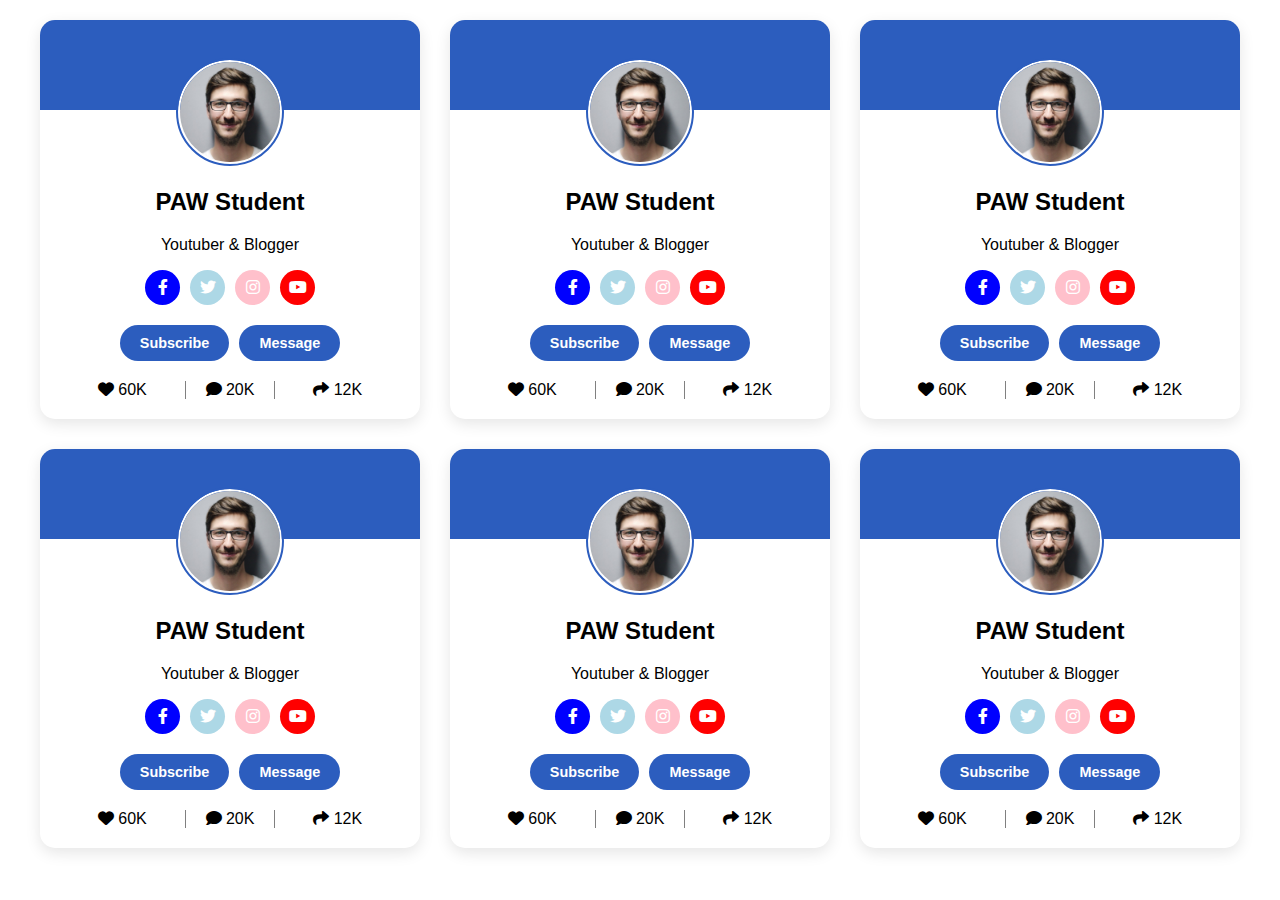
<file: zad04/index.html>
<!DOCTYPE html>
<html lang="en">

<head>
    <meta charset="UTF-8">
    <meta name="viewport" content="width=device-width, initial-scale=1.0">
    <link rel="stylesheet" href="./style.css">
    <link rel="stylesheet" href="https://cdnjs.cloudflare.com/ajax/libs/font-awesome/6.0.0/css/all.min.css">
    <title>Document</title>
</head>

<body>

    <div class="content">
        <div class="card">
            <div class="card-bg"></div>
            <img class="profile-image" src="./profile.jpg" alt="profile" />
            <h2>PAW Student</h2>
            <p>Youtuber & Blogger</p>
            <div class="social-media-box">
                <a href="#" class="social-icon facebook"><i class="fab fa-facebook-f"></i></a>
                <a href="#" class="social-icon twitter"><i class="fab fa-twitter"></i></a>
                <a href="#" class="social-icon instagram"><i class="fab fa-instagram"></i></a>
                <a href="#" class="social-icon youtube"><i class="fab fa-youtube"></i></a>
            </div>
            <div class="actions-box">
                <button class="btn">Subscribe</button>
                <button class="btn">Message</button>
            </div>

            <div class="stats-box">
                <div class="stat-item"><i class="fas fa-heart"></i> 60K</div>
                <div class="stat-item"><i class="fas fa-comment"></i> 20K</div>
                <div class="stat-item"><i class="fas fa-share"></i> 12K</div>
            </div>
        </div>
        <div class="card">
            <div class="card-bg"></div>
            <img class="profile-image" src="./profile.jpg" alt="profile" />
            <h2>PAW Student</h2>
            <p>Youtuber & Blogger</p>
            <div class="social-media-box">
                <a href="#" class="social-icon facebook"><i class="fab fa-facebook-f"></i></a>
                <a href="#" class="social-icon twitter"><i class="fab fa-twitter"></i></a>
                <a href="#" class="social-icon instagram"><i class="fab fa-instagram"></i></a>
                <a href="#" class="social-icon youtube"><i class="fab fa-youtube"></i></a>
            </div>
            <div class="actions-box">
                <button class="btn subscribe">Subscribe</button>
                <button class="btn message">Message</button>
            </div>

            <div class="stats-box">
                <div class="stat-item"><i class="fas fa-heart"></i> 60K</div>
                <div class="stat-item"><i class="fas fa-comment"></i> 20K</div>
                <div class="stat-item"><i class="fas fa-share"></i> 12K</div>
            </div>
        </div>
        <div class="card">
            <div class="card-bg"></div>
            <img class="profile-image" src="./profile.jpg" alt="profile" />
            <h2>PAW Student</h2>
            <p>Youtuber & Blogger</p>
            <div class="social-media-box">
                <a href="#" class="social-icon facebook"><i class="fab fa-facebook-f"></i></a>
                <a href="#" class="social-icon twitter"><i class="fab fa-twitter"></i></a>
                <a href="#" class="social-icon instagram"><i class="fab fa-instagram"></i></a>
                <a href="#" class="social-icon youtube"><i class="fab fa-youtube"></i></a>
            </div>
            <div class="actions-box">
                <button class="btn subscribe">Subscribe</button>
                <button class="btn message">Message</button>
            </div>

            <div class="stats-box">
                <div class="stat-item"><i class="fas fa-heart"></i> 60K</div>
                <div class="stat-item"><i class="fas fa-comment"></i> 20K</div>
                <div class="stat-item"><i class="fas fa-share"></i> 12K</div>
            </div>
        </div>
        <div class="card">
            <div class="card-bg"></div>
            <img class="profile-image" src="./profile.jpg" alt="profile" />
            <h2>PAW Student</h2>
            <p>Youtuber & Blogger</p>
            <div class="social-media-box">
                <a href="#" class="social-icon facebook"><i class="fab fa-facebook-f"></i></a>
                <a href="#" class="social-icon twitter"><i class="fab fa-twitter"></i></a>
                <a href="#" class="social-icon instagram"><i class="fab fa-instagram"></i></a>
                <a href="#" class="social-icon youtube"><i class="fab fa-youtube"></i></a>
            </div>
            <div class="actions-box">
                <button class="btn subscribe">Subscribe</button>
                <button class="btn message">Message</button>
            </div>

            <div class="stats-box">
                <div class="stat-item"><i class="fas fa-heart"></i> 60K</div>
                <div class="stat-item"><i class="fas fa-comment"></i> 20K</div>
                <div class="stat-item"><i class="fas fa-share"></i> 12K</div>
            </div>
        </div>
        <div class="card">
            <div class="card-bg"></div>
            <img class="profile-image" src="./profile.jpg" alt="profile" />
            <h2>PAW Student</h2>
            <p>Youtuber & Blogger</p>
            <div class="social-media-box">
                <a href="#" class="social-icon facebook"><i class="fab fa-facebook-f"></i></a>
                <a href="#" class="social-icon twitter"><i class="fab fa-twitter"></i></a>
                <a href="#" class="social-icon instagram"><i class="fab fa-instagram"></i></a>
                <a href="#" class="social-icon youtube"><i class="fab fa-youtube"></i></a>
            </div>
            <div class="actions-box">
                <button class="btn subscribe">Subscribe</button>
                <button class="btn message">Message</button>
            </div>

            <div class="stats-box">
                <div class="stat-item"><i class="fas fa-heart"></i> 60K</div>
                <div class="stat-item"><i class="fas fa-comment"></i> 20K</div>
                <div class="stat-item"><i class="fas fa-share"></i> 12K</div>
            </div>
        </div>
        <div class="card">
            <div class="card-bg"></div>
            <img class="profile-image" src="./profile.jpg" alt="profile" />
            <h2>PAW Student</h2>
            <p>Youtuber & Blogger</p>
            <div class="social-media-box">
                <a href="#" class="social-icon facebook"><i class="fab fa-facebook-f"></i></a>
                <a href="#" class="social-icon twitter"><i class="fab fa-twitter"></i></a>
                <a href="#" class="social-icon instagram"><i class="fab fa-instagram"></i></a>
                <a href="#" class="social-icon youtube"><i class="fab fa-youtube"></i></a>
            </div>
            <div class="actions-box">
                <button class="btn subscribe">Subscribe</button>
                <button class="btn message">Message</button>
            </div>

            <div class="stats-box">
                <div class="stat-item"><i class="fas fa-heart"></i> 60K</div>
                <div class="stat-item"><i class="fas fa-comment"></i> 20K</div>
                <div class="stat-item"><i class="fas fa-share"></i> 12K</div>
            </div>
        </div>
    </div>

</body>

</html>
</file>
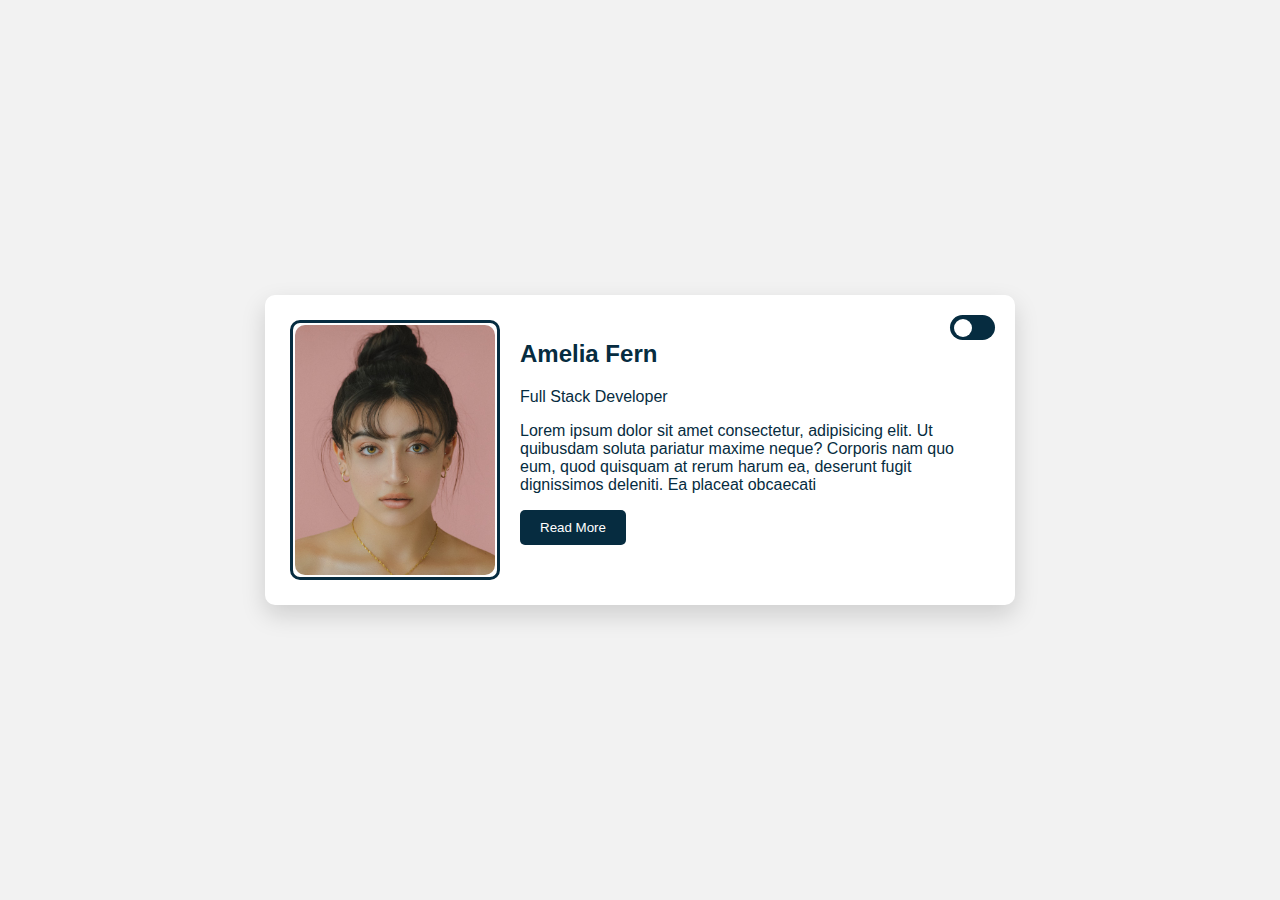
<file: zad05/index.html>
<!DOCTYPE html>
<html lang="en">

<head>
    <meta charset="UTF-8">
    <meta name="viewport" content="width=device-width, initial-scale=1.0">
    <link rel="stylesheet" href="css/style.css">
    <title>Document</title>
</head>

<body>
    <input type="checkbox" id="theme-toggle" class="theme-toggle">

    <div class="content-wrapper">
        <div class="card-container">
            <div class="switch-container">
                <label for="theme-toggle" class="toggle-switch">
                    <span class="slider round"></span>
                </label>
            </div>

            <div class="profile-content">
                <div class="profile-image-section">
                    <img src="img/img-1.jpg" class="profile-photo">
                </div>

                <div class="text-section">
                    <h2>Amelia Fern</h2>
                    <p class="role">Full Stack Developer</p>
                    <p class="description">Lorem ipsum dolor sit amet consectetur, adipisicing elit. Ut quibusdam soluta
                        pariatur maxime neque?
                        Corporis
                        nam quo eum, quod quisquam at rerum harum ea, deserunt fugit dignissimos deleniti. Ea placeat
                        obcaecati
                    </p>
                    <button class="read-more-btn">Read More</button>
                </div>
            </div>
        </div>
    </div>
</body>

</html>
</file>
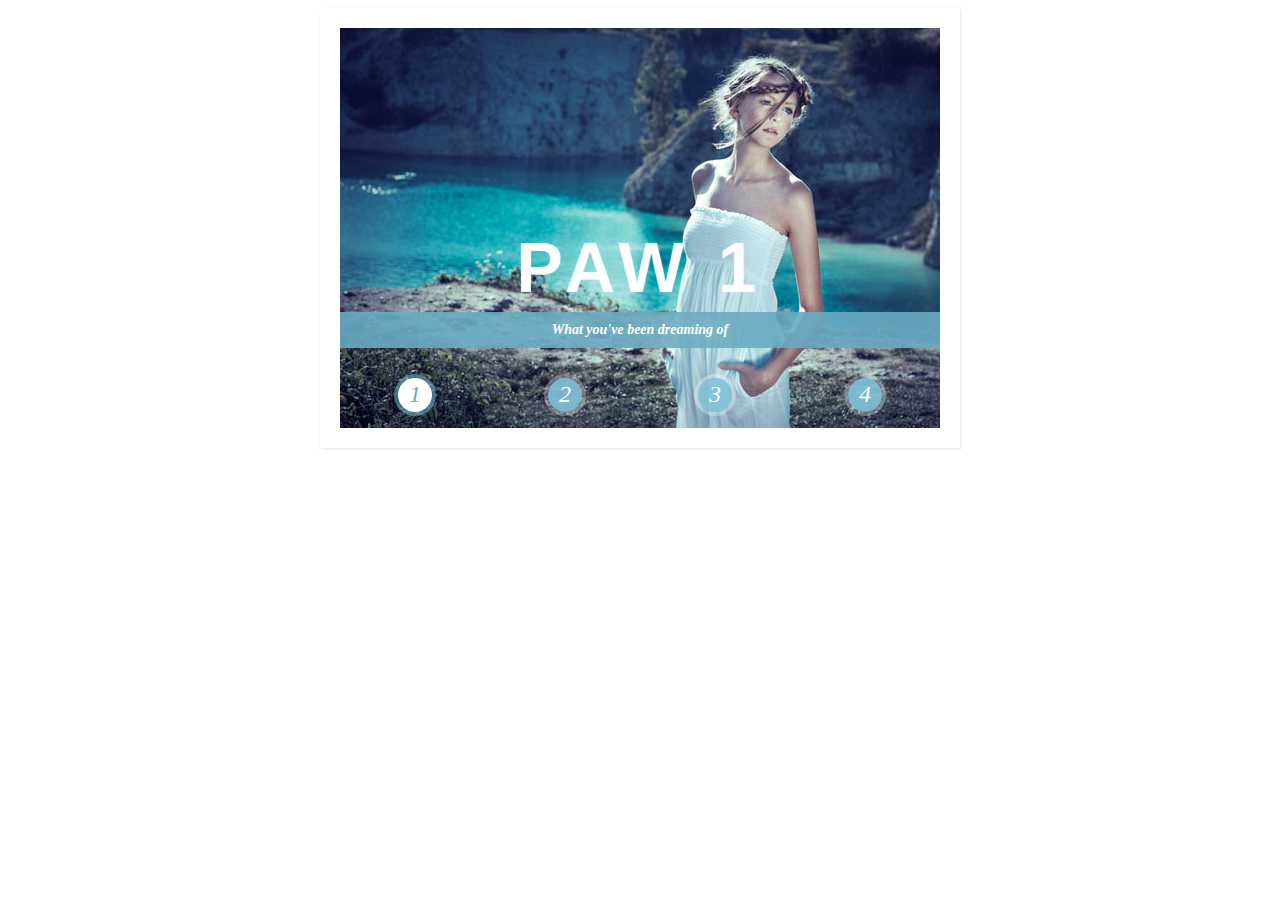
<file: zad08/index.html>
<!DOCTYPE html>
<html lang="en">

<head>
    <meta charset="UTF-8">
    <meta name="viewport" content="width=device-width, initial-scale=1.0">
    <link rel="stylesheet" href="css/style.css">
    <title>Zadanie 8</title>
</head>

<body>
    <section class="cr-container">
        <input id="select-img-1" name="radio-set-1" type="radio" class="cr-selector-img-1" checked />
        <label for="select-img-1" class="cr-label-img-1">1</label>

        <input id="select-img-2" name="radio-set-1" type="radio" class="cr-selector-img-2" />
        <label for="select-img-2" class="cr-label-img-2">2</label>

        <input id="select-img-3" name="radio-set-1" type="radio" class="cr-selector-img-3" />
        <label for="select-img-3" class="cr-label-img-3">3</label>

        <input id="select-img-4" name="radio-set-1" type="radio" class="cr-selector-img-4" />
        <label for="select-img-4" class="cr-label-img-4">4</label>

        <div class="clr"></div>
        <div class="cr-bgimg">
            <div>
                <span>Slice 1 - Image 1</span>
                <span>Slice 1 - Image 2</span>
                <span>Slice 1 - Image 3</span>
                <span>Slice 1 - Image 4</span>
            </div>
            <div>
                <span>Slice 2 - Image 1</span>
                <span>Slice 2 - Image 2</span>
                <span>Slice 2 - Image 3</span>
                <span>Slice 2 - Image 4</span>
            </div>
            <div>
                <span>Slice 3 - Image 1</span>
                <span>Slice 3 - Image 2</span>
                <span>Slice 3 - Image 3</span>
                <span>Slice 3 - Image 4</span>
            </div>
            <div>
                <span>Slice 4 - Image 1</span>
                <span>Slice 4 - Image 2</span>
                <span>Slice 4 - Image 3</span>
                <span>Slice 4 - Image 4</span>
            </div>
        </div>

        <div class="cr-titles">
            <h3>
                <span>PAW 1</span>
                <span>What you've been dreaming of</span>
            </h3>
            <h3>
                <span>PAW 2</span>
                <span>Where the fun begins</span>
            </h3>
            <h3>
                <span>PAW 3</span>
                <span>Unforgettable experiences</span>
            </h3>
            <h3>
                <span>PAW 4</span>
                <span>When silence touches nature</span>
            </h3>
        </div>
    </section>
</body>

</html>
</file>
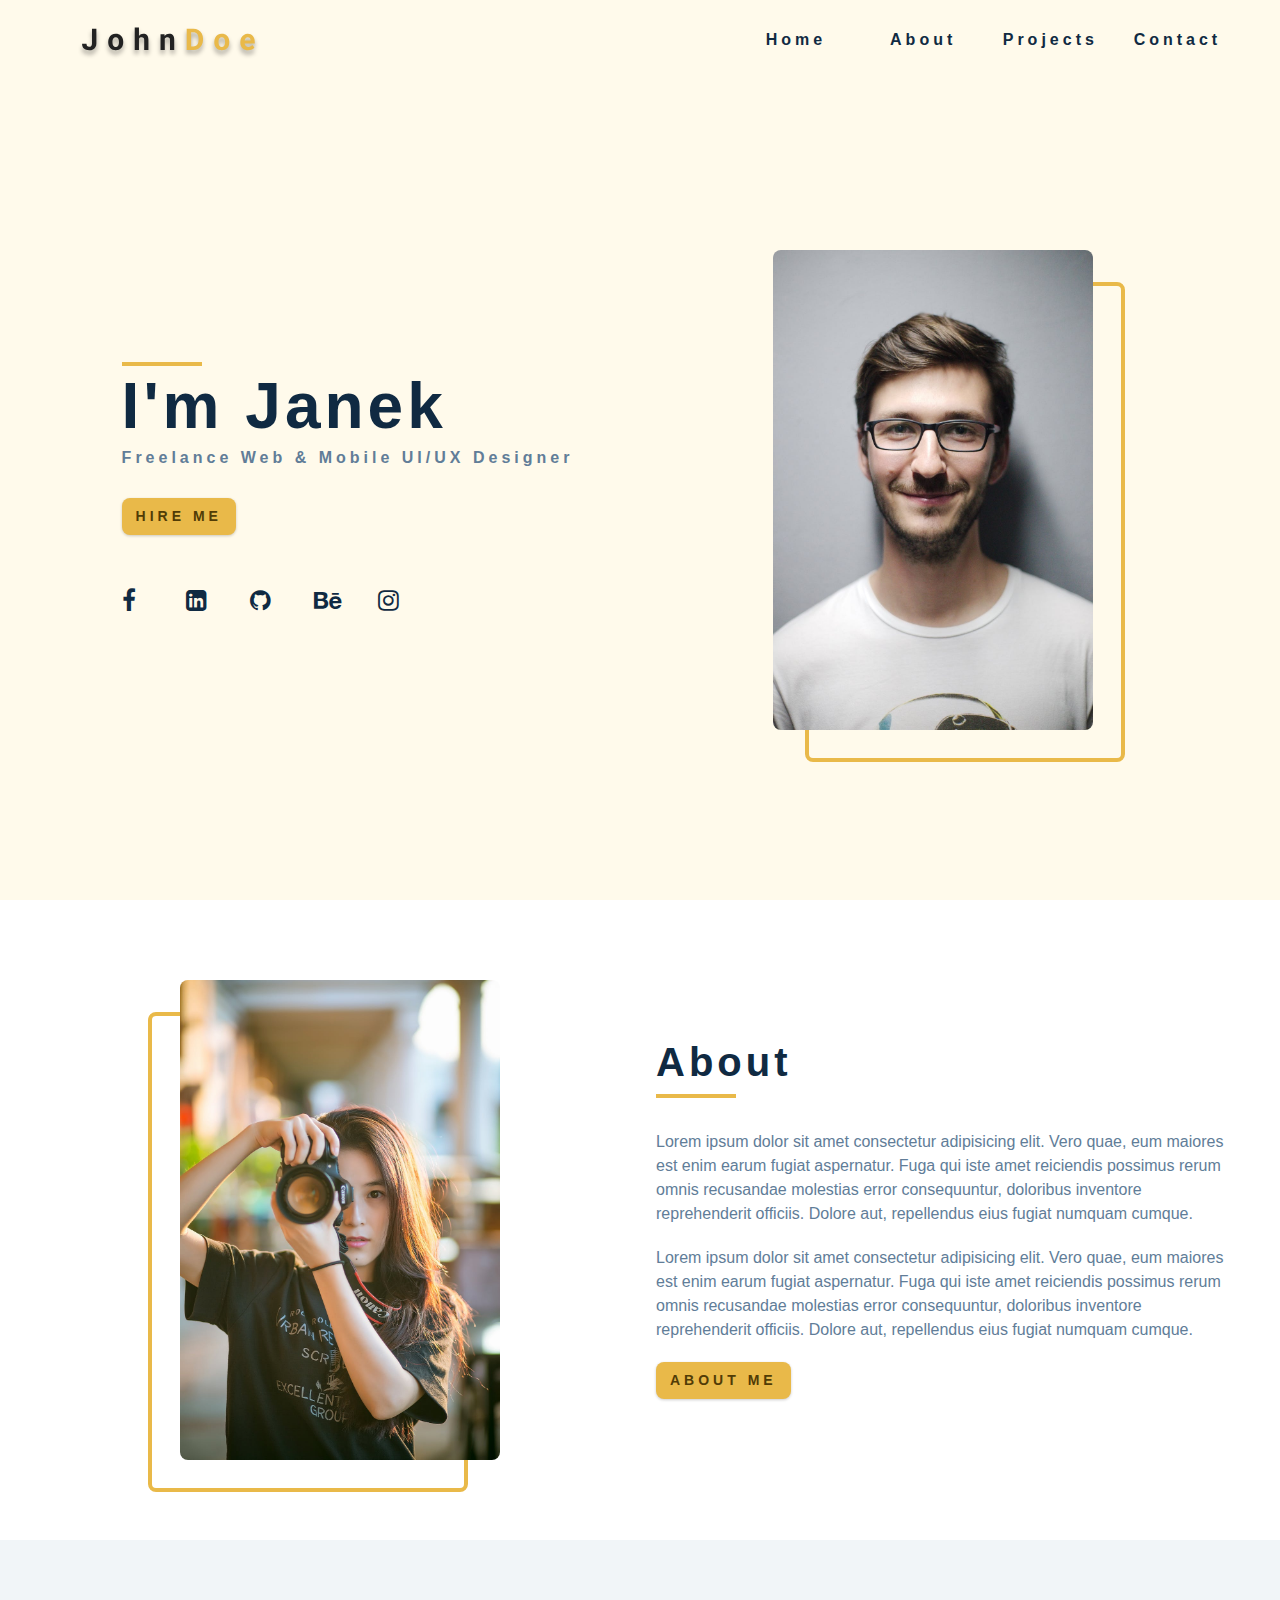
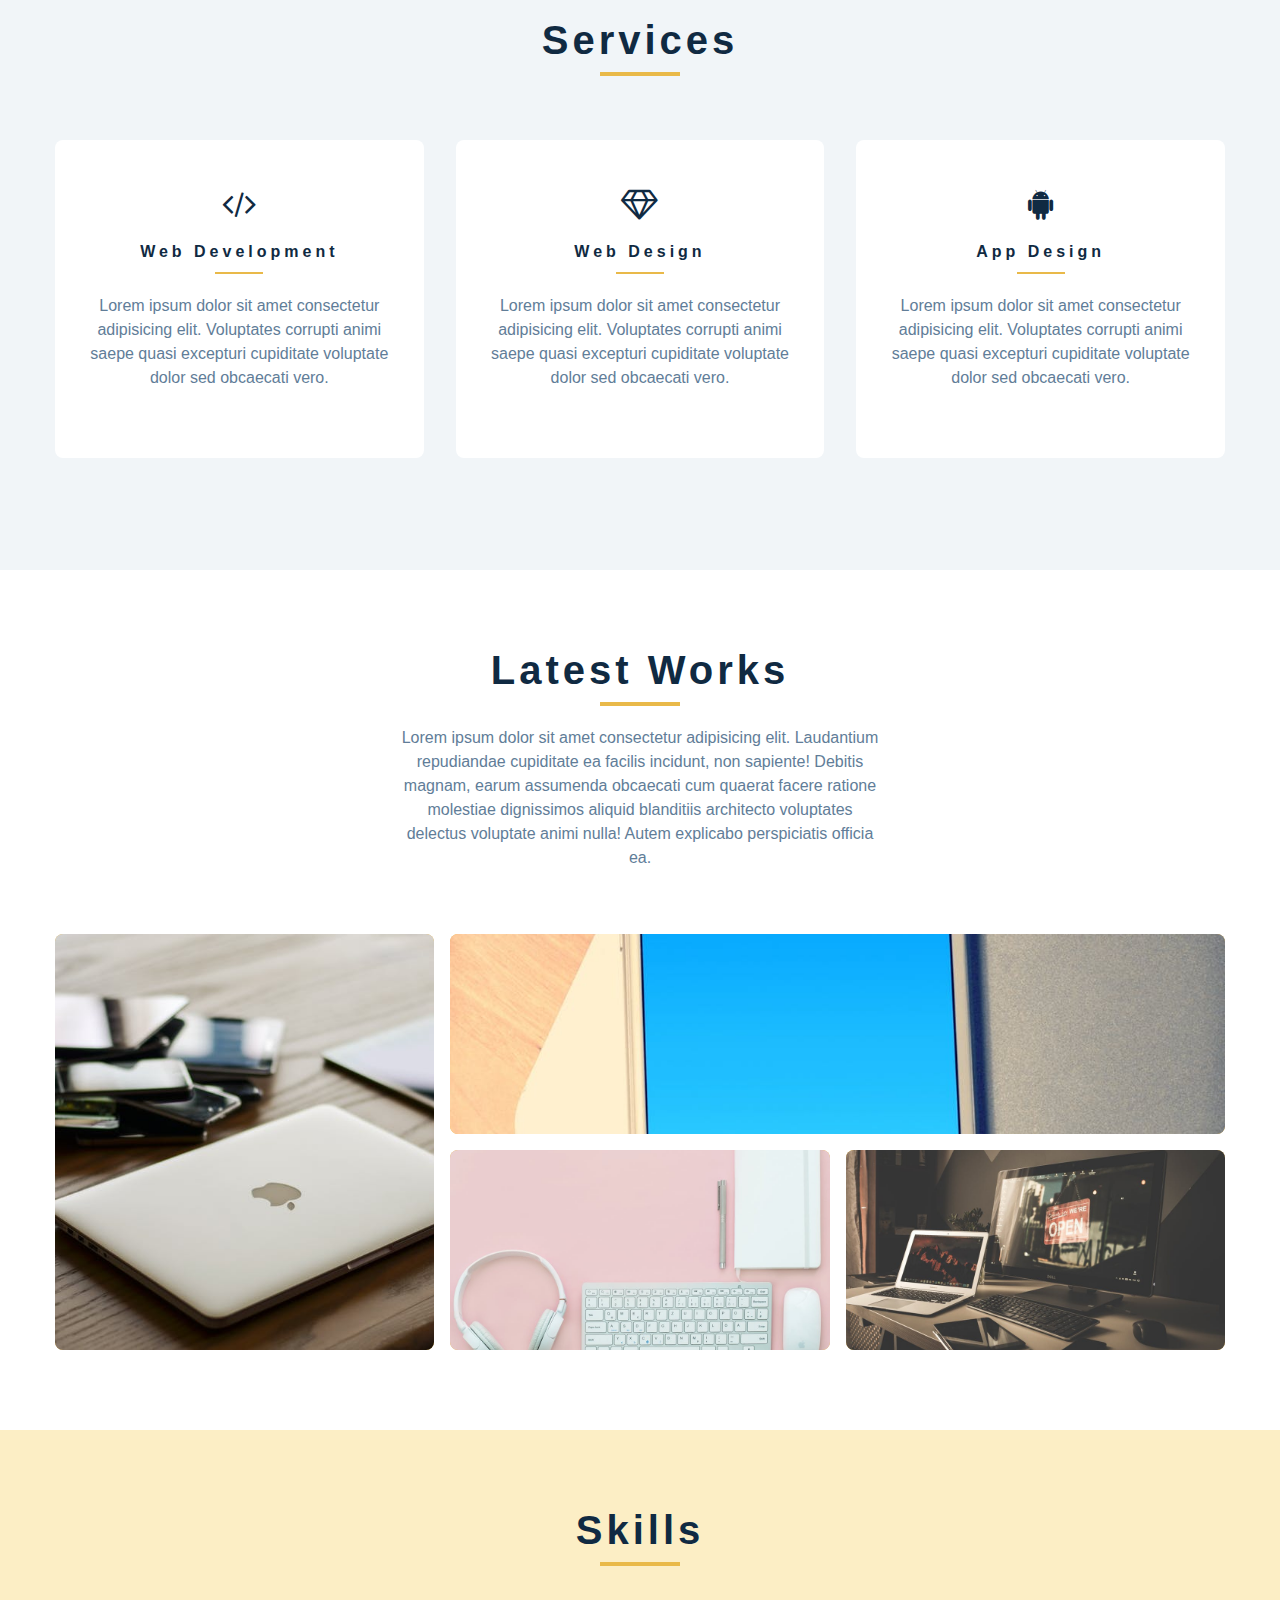
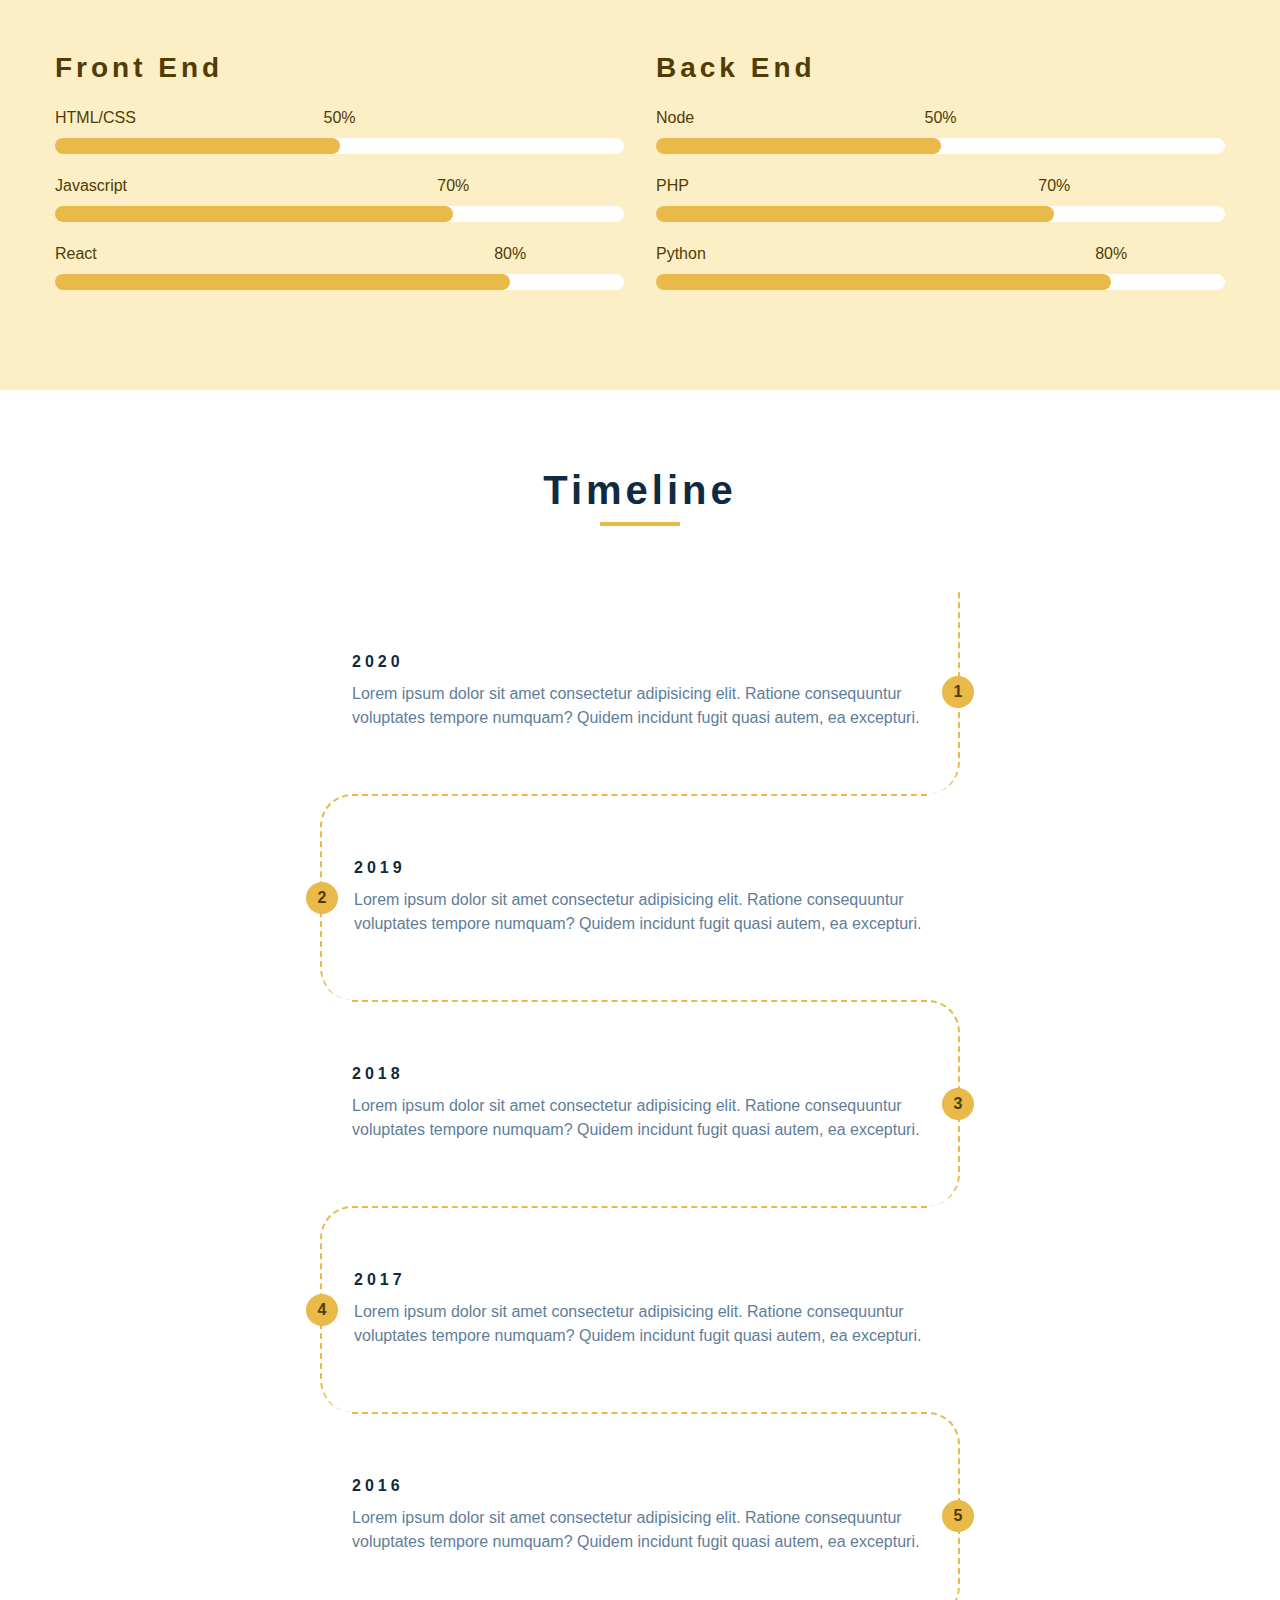
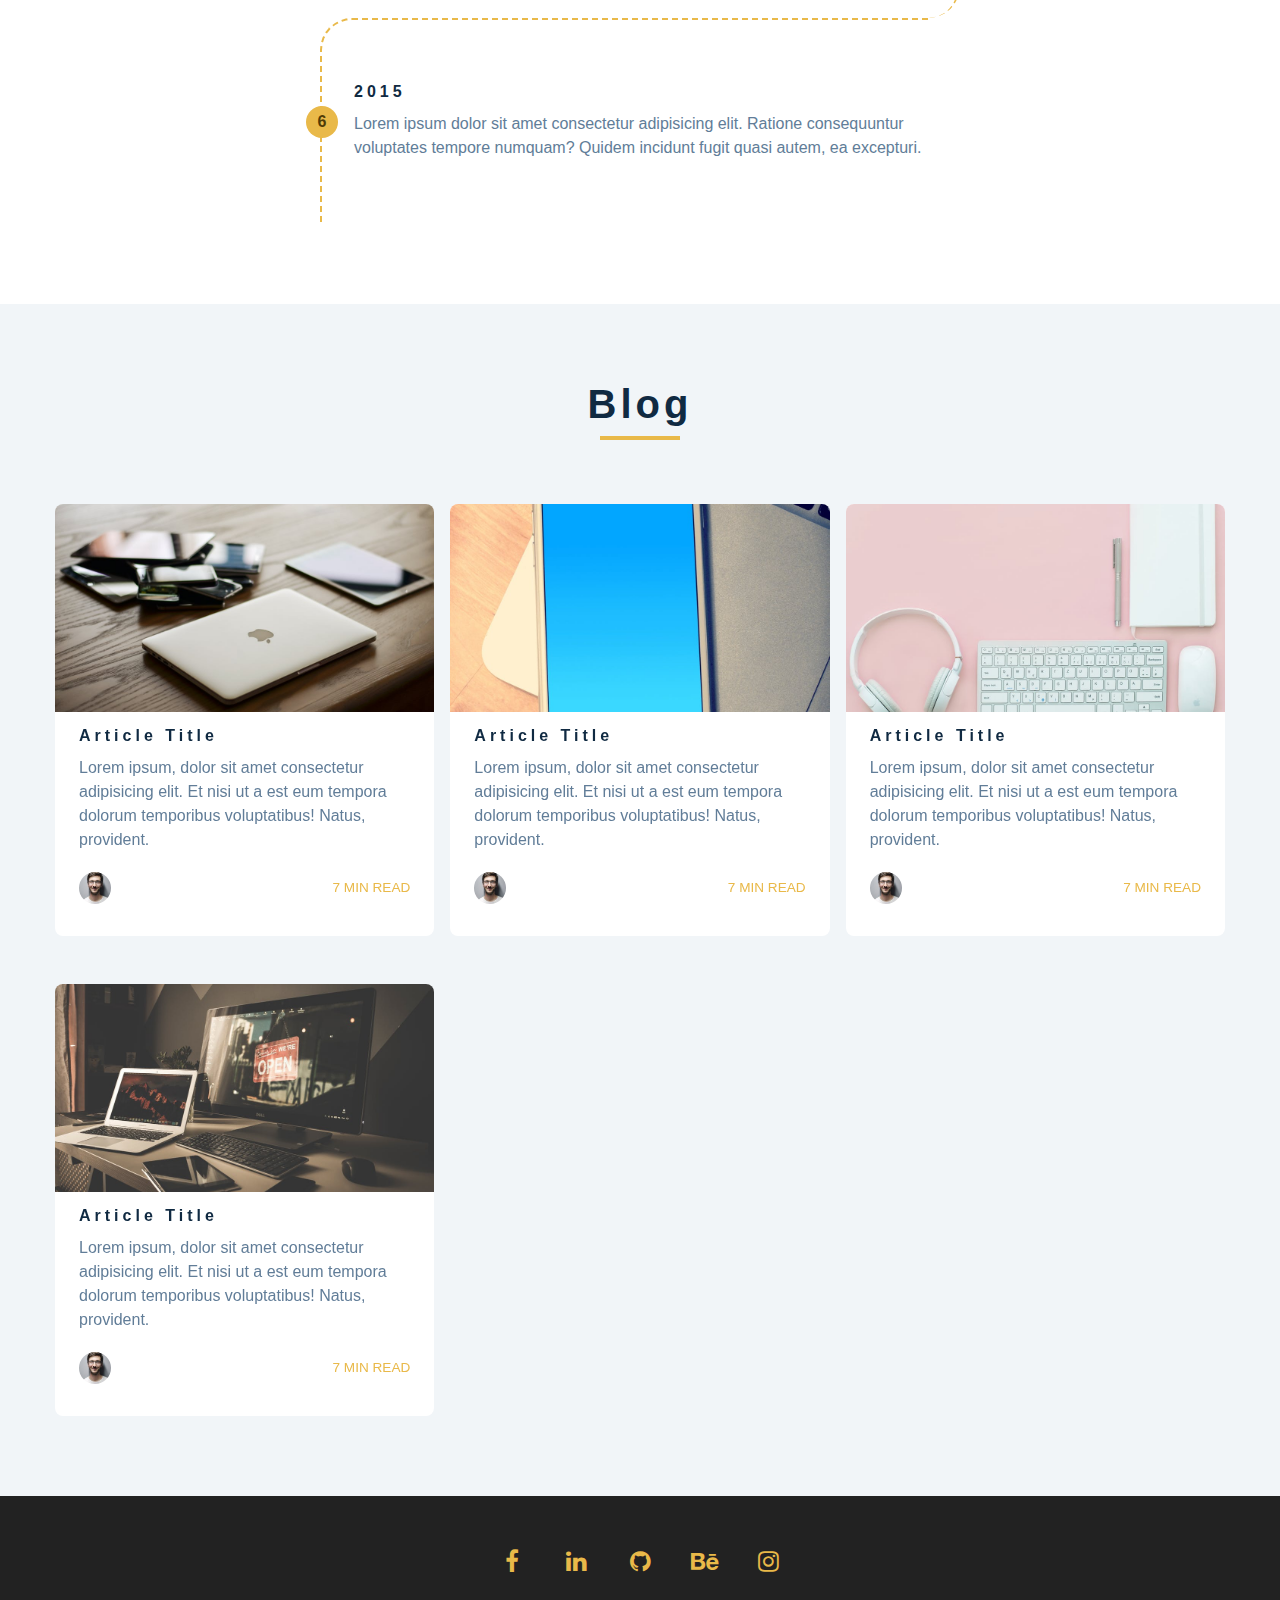
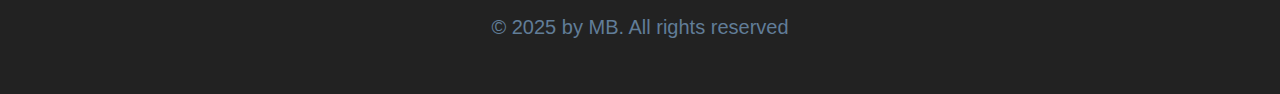
<file: zad10/index.html>
<!DOCTYPE html>
<html lang="en">
  <head>
    <meta charset="UTF-8" />
    <meta name="viewport" content="width=device-width, initial-scale=1.0" />
    <link
      rel="stylesheet"
      href="https://cdnjs.cloudflare.com/ajax/libs/font-awesome/4.7.0/css/font-awesome.min.css"
    />

    <link rel="stylesheet" href="./css/style.css" />
    <title>Zadanie 10</title>
  </head>
  <body>
    <nav class="nav" id="id">
      <div class="nav-center">
        <div class="nav-header">
          <img src="./img/logo.svg" alt="nav logo" class="nav-logo" />
          <button class="nav-btn" id="nav-btn">
            <i class="fa fa-bars"></i>
          </button>
        </div>

        <ul class="nav-links">
          <li><a href="#">Home</a></li>
          <li><a href="#">About</a></li>
          <li><a href="#">Projects</a></li>
          <li><a href="#">Contact</a></li>
        </ul>
      </div>
    </nav>

    <header class="hero">
      <div class="section-center hero-center">
        <article class="hero-info">
          <div class="underline"></div>
          <h1>I'm Janek</h1>
          <h4>Freelance Web & Mobile UI/UX Designer</h4>
          <a href="#" class="btn hero-btn">HIRE ME</a>

          <ul class="social-icons hero-icons">
            <li>
              <a href="https://www.facebook.com/" class="social-icon"
                ><i class="fa fa-facebook"></i
              ></a>
            </li>
            <li>
              <a href="https://www.linkedin.com/feed/" class="social-icon"
                ><i class="fa fa-linkedin-square"></i
              ></a>
            </li>
            <li>
              <a href="https://www.github.com/" class="social-icon"
                ><i class="fa fa-github"></i
              ></a>
            </li>
            <li>
              <a href="https://www.behance.net/" class="social-icon"
                ><i class="fa fa-behance"></i
              ></a>
            </li>
            <li>
              <a href="https://www.instagram.com/" class="social-icon"
                ><i class="fa fa-instagram"></i
              ></a>
            </li>
          </ul>
        </article>
        <article class="hero-img">
          <img src="./img/hero-img.jpeg" alt="john doe" class="hero-photo" />
        </article>
      </div>
    </header>

    <section class="section about">
      <div class="section-center about-center">
        <article class="about-img">
          <img src="./img/about-img.jpeg" class="hero-photo" alt="about img" />
        </article>

        <article class="about-info">
          <div class="section-title about-title">
            <h2>about</h2>
            <div class="underline"></div>
          </div>

          <p>
            Lorem ipsum dolor sit amet consectetur adipisicing elit. Vero quae,
            eum maiores est enim earum fugiat aspernatur. Fuga qui iste amet
            reiciendis possimus rerum omnis recusandae molestias error
            consequuntur, doloribus inventore reprehenderit officiis. Dolore
            aut, repellendus eius fugiat numquam cumque.
          </p>
          <p>
            Lorem ipsum dolor sit amet consectetur adipisicing elit. Vero quae,
            eum maiores est enim earum fugiat aspernatur. Fuga qui iste amet
            reiciendis possimus rerum omnis recusandae molestias error
            consequuntur, doloribus inventore reprehenderit officiis. Dolore
            aut, repellendus eius fugiat numquam cumque.
          </p>
          <a class="btn" href="#">about me</a>
        </article>
      </div>
    </section>

    <section class="section bg-grey">
      <div class="section-title">
        <h2>services</h2>
        <div class="underline"></div>
      </div>

      <div class="services-center section-center">
        <article class="service">
          <i class="fa fa-code service-icon"></i>
          <h4>web development</h4>
          <div class="underline"></div>
          <p>
            Lorem ipsum dolor sit amet consectetur adipisicing elit. Voluptates
            corrupti animi saepe quasi excepturi cupiditate voluptate dolor sed
            obcaecati vero.
          </p>
        </article>
        <article class="service">
          <i class="fa fa-diamond service-icon"></i>
          <h4>web design</h4>
          <div class="underline"></div>
          <p>
            Lorem ipsum dolor sit amet consectetur adipisicing elit. Voluptates
            corrupti animi saepe quasi excepturi cupiditate voluptate dolor sed
            obcaecati vero.
          </p>
        </article>
        <article class="service">
          <i class="fa fa-android service-icon"></i>
          <h4>app design</h4>
          <div class="underline"></div>
          <p>
            Lorem ipsum dolor sit amet consectetur adipisicing elit. Voluptates
            corrupti animi saepe quasi excepturi cupiditate voluptate dolor sed
            obcaecati vero.
          </p>
        </article>
      </div>
    </section>

    <section class="section projects">
      <div class="section-title">
        <h2>latest works</h2>
        <div class="underline"></div>
        <p class="projects-text">
          Lorem ipsum dolor sit amet consectetur adipisicing elit. Laudantium
          repudiandae cupiditate ea facilis incidunt, non sapiente! Debitis
          magnam, earum assumenda obcaecati cum quaerat facere ratione molestiae
          dignissimos aliquid blanditiis architecto voluptates delectus
          voluptate animi nulla! Autem explicabo perspiciatis officia ea.
        </p>
      </div>
      <div class="section-center projects-center">
        <a class="project-1" href="#">
          <article class="project">
            <img
              src="./img/project-1.jpeg"
              alt="single project"
              class="project-img"
            />
            <div class="project-info">
              <h4>Project Title</h4>
              <p>Client Name</p>
            </div>
          </article>
        </a>
        <a class="project-2" href="#">
          <article class="project">
            <img
              src="./img/project-2.jpeg"
              alt="single project"
              class="project-img"
            />
            <div class="project-info">
              <h4>Project Title</h4>
              <p>Client Name</p>
            </div>
          </article>
        </a>
        <a class="project-3" href="#">
          <article class="project">
            <img
              src="./img/project-3.jpeg"
              alt="single project"
              class="project-img"
            />
            <div class="project-info">
              <h4>Project Title</h4>
              <p>Client Name</p>
            </div>
          </article>
        </a>
        <a class="project-4" href="#">
          <article class="project">
            <img
              src="./img/project-4.jpeg"
              alt="single project"
              class="project-img"
            />
            <div class="project-info">
              <h4>Project Title</h4>
              <p>Client Name</p>
            </div>
          </article>
        </a>
      </div>
    </section>

    <section class="section skills">
      <div class="section-title">
        <h2>Skills</h2>
        <div class="underline"></div>
      </div>
      <div class="section-center skills-center">
        <article>
          <h3>Front End</h3>
          <div class="skill">
            <p>HTML/CSS</p>
            <div class="skill-container">
              <div class="skill-value"></div>
              <p class="skill-text">50%</p>
            </div>
          </div>
          <div class="skill">
            <p>Javascript</p>
            <div class="skill-container">
              <div class="skill-value value-70"></div>
              <p class="skill-text skill-text-70">70%</p>
            </div>
          </div>
          <div class="skill">
            <p>React</p>
            <div class="skill-container">
              <div class="skill-value value-80"></div>
              <p class="skill-text skill-text-80">80%</p>
            </div>
          </div>
        </article>
        <article>
          <h3>Back End</h3>
          <div class="skill">
            <p>Node</p>
            <div class="skill-container">
              <div class="skill-value"></div>
              <p class="skill-text">50%</p>
            </div>
          </div>
          <div class="skill">
            <p>PHP</p>
            <div class="skill-container">
              <div class="skill-value value-70"></div>
              <p class="skill-text skill-text-70">70%</p>
            </div>
          </div>
          <div class="skill">
            <p>Python</p>
            <div class="skill-container">
              <div class="skill-value value-80"></div>
              <p class="skill-text skill-text-80">80%</p>
            </div>
          </div>
        </article>
      </div>
    </section>

    <section class="section timeline">
      <div class="section-title">
        <h2>Timeline</h2>
        <div class="underline"></div>
      </div>
      <div class="section-center timeline-center">
        <article class="timeline-item">
          <h4>2020</h4>
          <p>
            Lorem ipsum dolor sit amet consectetur adipisicing elit. Ratione
            consequuntur voluptates tempore numquam? Quidem incidunt fugit quasi
            autem, ea excepturi.
          </p>
          <span class="number"> 1 </span>
        </article>
        <article class="timeline-item">
          <h4>2019</h4>
          <p>
            Lorem ipsum dolor sit amet consectetur adipisicing elit. Ratione
            consequuntur voluptates tempore numquam? Quidem incidunt fugit quasi
            autem, ea excepturi.
          </p>
          <span class="number"> 2 </span>
        </article>
        <article class="timeline-item">
          <h4>2018</h4>
          <p>
            Lorem ipsum dolor sit amet consectetur adipisicing elit. Ratione
            consequuntur voluptates tempore numquam? Quidem incidunt fugit quasi
            autem, ea excepturi.
          </p>
          <span class="number"> 3 </span>
        </article>
        <article class="timeline-item">
          <h4>2017</h4>
          <p>
            Lorem ipsum dolor sit amet consectetur adipisicing elit. Ratione
            consequuntur voluptates tempore numquam? Quidem incidunt fugit quasi
            autem, ea excepturi.
          </p>
          <span class="number"> 4 </span>
        </article>
        <article class="timeline-item">
          <h4>2016</h4>
          <p>
            Lorem ipsum dolor sit amet consectetur adipisicing elit. Ratione
            consequuntur voluptates tempore numquam? Quidem incidunt fugit quasi
            autem, ea excepturi.
          </p>
          <span class="number"> 5 </span>
        </article>
        <article class="timeline-item">
          <h4>2015</h4>
          <p>
            Lorem ipsum dolor sit amet consectetur adipisicing elit. Ratione
            consequuntur voluptates tempore numquam? Quidem incidunt fugit quasi
            autem, ea excepturi.
          </p>
          <span class="number"> 6 </span>
        </article>
      </div>
    </section>

    <section class="section blog">
      <div class="section-title">
        <h2>Blog</h2>
        <div class="underline"></div>
      </div>
      <div class="section-center blog-center">
        <div class="card">
          <div class="card-side card-front">
            <img src="./img/project-1.jpeg" alt="" />
            <div class="card-info">
              <h4>Article Title</h4>
              <p>
                Lorem ipsum, dolor sit amet consectetur adipisicing elit. Et
                nisi ut a est eum tempora dolorum temporibus voluptatibus!
                Natus, provident.
              </p>
              <div class="card-footer">
                <img src="./img/hero-img-small.jpeg" alt="author image" />
                <p>7 MIN READ</p>
              </div>
            </div>
          </div>
          <div class="card-side card-back">
            <button class="btn">READ MORE</button>
          </div>
        </div>
        <div class="card">
          <div class="card-side card-front">
            <img src="./img/project-2.jpeg" alt="" />
            <div class="card-info">
              <h4>Article Title</h4>
              <p>
                Lorem ipsum, dolor sit amet consectetur adipisicing elit. Et
                nisi ut a est eum tempora dolorum temporibus voluptatibus!
                Natus, provident.
              </p>
              <div class="card-footer">
                <img src="./img/hero-img-small.jpeg" alt="author image" />
                <p>7 MIN READ</p>
              </div>
            </div>
          </div>
          <div class="card-side card-back">
            <button class="btn">READ MORE</button>
          </div>
        </div>
        <div class="card">
          <div class="card-side card-front">
            <img src="./img/project-3.jpeg" alt="" />
            <div class="card-info">
              <h4>Article Title</h4>
              <p>
                Lorem ipsum, dolor sit amet consectetur adipisicing elit. Et
                nisi ut a est eum tempora dolorum temporibus voluptatibus!
                Natus, provident.
              </p>
              <div class="card-footer">
                <img src="./img/hero-img-small.jpeg" alt="author image" />
                <p>7 MIN READ</p>
              </div>
            </div>
          </div>
          <div class="card-side card-back">
            <button class="btn">READ MORE</button>
          </div>
        </div>
        <div class="card">
          <div class="card-side card-front">
            <img src="./img/project-4.jpeg" alt="" />
            <div class="card-info">
              <h4>Article Title</h4>
              <p>
                Lorem ipsum, dolor sit amet consectetur adipisicing elit. Et
                nisi ut a est eum tempora dolorum temporibus voluptatibus!
                Natus, provident.
              </p>
              <div class="card-footer">
                <img src="./img/hero-img-small.jpeg" alt="author image" />
                <p>7 MIN READ</p>
              </div>
            </div>
          </div>
          <div class="card-side card-back">
            <button class="btn">READ MORE</button>
          </div>
        </div>
      </div>
    </section>

    <footer class="footer">
      <ul class="social-icons">
        <li>
          <a href="https://www.facebook.com" class="social-icon">
            <i class="fa fa-facebook"></i>
          </a>
        </li>
        <li>
          <a href="https://www.linkedin.com/feed/" class="social-icon">
            <i class="fa fa-linkedin"></i>
          </a>
        </li>
        <li>
          <a href="https://www.github.com/" class="social-icon">
            <i class="fa fa-github"></i>
          </a>
        </li>
        <li>
          <a href="https://www.behance.net/" class="social-icon">
            <i class="fa fa-behance"></i>
          </a>
        </li>
        <li>
          <a href="https://www.instagram.com" class="social-icon">
            <i class="fa fa-instagram"></i>
          </a>
        </li>
      </ul>

      <p>&copy; 2025 by MB. All rights reserved</p>
    </footer>
  </body>
</html>
</file>
<file: zad04/style.css>
body {
    font-family: Arial, sans-serif;
    margin: 0;
    padding: 20px;
    box-sizing: border-box;
}

.content {
    display: grid;
    grid-template-columns: repeat(3, 1fr);
    gap: 30px;
    max-width: 1200px;
    margin: 0 auto;
}

.card {
    background-color: white;
    border-radius: 15px;
    box-shadow: 0 5px 15px rgba(0, 0, 0, 0.1);
    padding: 20px;
    text-align: center;
    position: relative;
    min-width: 250px;
}

.card-bg {
    background-color: rgb(44, 93, 190);
    height: 90px;
    width: 100%;
    position: absolute;
    top: 0;
    left: 0;
    border-top-left-radius: 15px;
    border-top-right-radius: 15px;
}

.profile-image {
    width: 100px;
    height: 100px;
    border-radius: 50%;
    border: 2px solid white;
    outline: 2px solid rgb(44, 93, 190);
    margin-top: 20px;
    z-index: 10;
    position: relative;
    object-fit: cover;
}

.social-media-box {
    width: 100%;
    display: flex;
    justify-content: center;
    gap: 10px;
    margin-bottom: 20px;
}

.social-icon {
    width: 35px;
    height: 35px;
    border-radius: 50%;
    color: white;

    display: flex;
    justify-content: center;
    align-items: center;
    text-decoration: none;
}

.facebook {
    background-color: blue;
}

.twitter {
    background-color: lightblue;
}

.instagram {
    background-color: pink;
}

.youtube {
    background-color: red;
}

.actions-box {
    width: 100%;
    display: flex;
    justify-content: center;
    gap: 10px;
    margin-bottom: 20px;
}

.btn {
    background-color: rgb(44, 93, 190);
    padding: 10px 20px;
    border: none;
    border-radius: 20px;
    cursor: pointer;
    font-weight: bold;
    font-size: 0.9em;
    color: white;
}

.stats-box {
    display: flex;
    justify-content: space-evenly;
}

.stat-item {
    box-sizing: content-box;
}

.stat-item:nth-of-type(2) {
    padding: 0 20px 0 20px;
    border-right: 1px solid gray;
    border-left: 1px solid gray;
}

@media (max-width: 900px) {
    .content {
        grid-template-columns: repeat(2, 1fr);
    }

    img {
        content: url("./profile2.jpg");
    }
}



@media (max-width: 660px) {
    .content {
        grid-template-columns: repeat(1, 1fr);
    }

    img {
        content: url("./profile3.webp");
    }
}

@media (max-width: 500px) {
    .content {
        grid-template-columns: repeat(1, 1fr);
    }

    img {
        content: url("./profile4.jpg");
    }
}
</file>
<file: zad05/css/style.css>
:root {
    --bg-primary: #f2f2f2;
    --bg-dark: #062c40;
    --text-color: #333;
    --card-bg: #ffffff;
    --accent-color: #4a90e2;

    transition: all 0.5s ease-in-out
}

body {
    background-color: var(--bg-primary);
    font-family: Arial, sans-serif;
    margin: 0;
    box-sizing: border-box;
}

.content-wrapper {
    background-color: var(--bg-primary);
    margin: 0;
    box-sizing: border-box;

    display: flex;
    justify-content: center;
    align-items: center;
    min-height: 100vh;
    transition: background-color 0.5s ease-in-out;
    padding: 20px;
}

.card-container {
    max-width: 700px;
    width: 90%;

    background-color: var(--card-bg);
    color: var(--bg-dark);
    border-radius: 10px;
    box-shadow: 0 10px 25px rgba(0, 0, 0, 0.15);
    position: relative;
    padding: 2% 2%;

    transition: background-color 0.5s, color 0.5s, box-shadow 0.5s;
}

.profile-content {
    display: flex;
    flex-direction: row;
    /* flex-wrap: wrap; */
    align-items: flex-start;
    gap: 20px;
}

.profile-image-section {
    flex: 1;
    min-width: 200px;
    max-width: 200px;
    /* flex-shrink: 1; */
    border-radius: 10px;
    border: 3px solid var(--bg-dark);
    transition: border 0.5s;
    padding: 2px;
}

.profile-photo {
    width: 100%;
    height: 100%;
    border-radius: 10px;
    object-fit: cover;

    display: block;
}

.text-section {
    flex: 1;
    min-width: 300px;
    /* padding-right: 20px; */
    overflow: hidden;
    text-overflow: ellipsis;
    /* white-space: nowrap; */
}

.read-more-btn {
    background-color: var(--bg-dark);
    color: var(--card-bg);
    padding: 10px 20px;
    border: none;
    border-radius: 5px;
    cursor: pointer;
    transition: background-color 0.5s;
}

.theme-toggle {
    display: none;
}

.switch-container {
    position: absolute;
    display: inline-block;
    top: 20px;
    right: 20px;
    height: 25px;
    width: 45px;
}

.toggle-switch {
    position: relative;
    display: inline-block;
    width: 45px;
    height: 25px;
    z-index: 10;
}

.slider {
    position: absolute;
    top: 0;
    left: 0;
    right: 0;
    bottom: 0;
    background-color: var(--bg-dark);
    cursor: pointer;
    transition: 0.4s;
}

.slider::before {
    position: absolute;
    content: "";
    height: 18px;
    width: 18px;
    left: 4px;
    top: 3.5px;
    background-color: #ffffff;
    transition: 0.4s;
}

.slider.round {
    border-radius: 25px;
}

.slider.round::before {
    border-radius: 50%;
}

/* ----------------- */


#theme-toggle:checked+.content-wrapper .card-container .switch-container .toggle-switch .slider {
    background-color: var(--card-bg);
}

#theme-toggle:checked+.content-wrapper .card-container .switch-container .toggle-switch .slider::before {
    background-color: var(--bg-dark);
    transform: translateX(20px);
}

/* ----------------- */

#theme-toggle:checked~.content-wrapper {
    background-color: var(--bg-dark);
}

#theme-toggle:checked~.content-wrapper .card-container {
    background-color: var(--bg-dark);
    color: var(--card-bg);
    box-shadow: 0 10px 25px rgba(0, 0, 0, 0.4);
}

#theme-toggle:checked~.content-wrapper .card-container .read-more-btn {
    background-color: var(--card-bg);
    color: var(--bg-dark)
}

/* -------------- */

@media (max-width: 616px) {

    .profile-content {
        flex-direction: column;
        align-items: center;
    }

    .profile-image-section {
        max-width: 50%;
        min-width: 150px;
    }

    .text-section {
        min-width: auto;
        text-align: center;
    }

    .text-section>* {
        margin-left: auto;
        margin-right: auto;
    }
}
</file>
<file: zad08/css/style.css>
.cr-container {
    width: 600px;
    height: 400px;
    position: relative;
    margin: 0 auto;
    overflow: hidden;
    border: 20px solid #fff;
    box-shadow: 1px 1px 3px rgba(0, 0, 0, 0.1);
    text-align: center;
}

.cr-container label {
    font-style: italic;
    width: 150px;
    height: 30px;
    cursor: pointer;
    color: #fff;
    line-height: 32px;
    font-size: 24px;
    float: left;
    position: relative;
    margin-top: 350px;
    z-index: 1000;
}

.cr-container label:before {
    content: '';
    width: 34px;
    height: 34px;
    background: rgba(130, 195, 217, 0.9);
    position: absolute;
    left: 50%;
    margin-left: -17px;
    border-radius: 50%;
    box-shadow: 0px 0px 0px 4px rgba(255, 255, 255, 0.3);
    z-index: -1;
}

.cr-container label:after {
    width: 1px;
    height: 400px;
    content: '';
    background: linear-gradient(top, rgba(255, 255, 255, 0) 0%, rgba(255, 255, 255, 1) 100%);
    position: absolute;
    bottom: -20px;
    right: 0px;
}

.cr-container label.cr-label-img-4:after {
    width: 0px;
}

.cr-container input.cr-selector-img-1:checked~label.cr-label-img-1,
.cr-container input.cr-selector-img-2:checked~label.cr-label-img-2,
.cr-container input.cr-selector-img-3:checked~label.cr-label-img-3,
.cr-container input.cr-selector-img-4:checked~label.cr-label-img-4 {
    color: #68abc2;
}

.cr-container input.cr-selector-img-1:checked~label.cr-label-img-1:before,
.cr-container input.cr-selector-img-2:checked~label.cr-label-img-2:before,
.cr-container input.cr-selector-img-3:checked~label.cr-label-img-3:before,
.cr-container input.cr-selector-img-4:checked~label.cr-label-img-4:before {
    background: #fff;
    box-shadow: 0px 0px 0px 4px rgba(104, 171, 194, 0.6);
}

.cr-container input {
    display: none;
}

.cr-bgimg {
    width: 600px;
    height: 400px;
    position: absolute;
    left: 0px;
    top: 0px;
    z-index: 1;
}

.cr-bgimg {
    background-repeat: no-repeat;
    background-position: 0 0;
}

.cr-bgimg div {
    width: 150px;
    height: 100%;
    position: relative;
    float: left;
    overflow: hidden;
    background-repeat: no-repeat;
}

.cr-bgimg div span {
    position: absolute;
    width: 100%;
    height: 100%;
    top: 0px;
    left: 0px;
    transform: scale(1.5);
    opacity: 0;
    z-index: 2;
    text-indent: -9000px;
}

.cr-container input.cr-selector-img-1:checked~.cr-bgimg,
.cr-bgimg div span:nth-child(1) {
    background-image: url(../img/1.jpg);
}

.cr-container input.cr-selector-img-2:checked~.cr-bgimg,
.cr-bgimg div span:nth-child(2) {
    background-image: url(../img/2.jpg);
}

.cr-container input.cr-selector-img-3:checked~.cr-bgimg,
.cr-bgimg div span:nth-child(3) {
    background-image: url(../img/3.jpg);
}

.cr-container input.cr-selector-img-4:checked~.cr-bgimg,
.cr-bgimg div span:nth-child(4) {
    background-image: url(../img/4.jpg);
}

.cr-bgimg div:nth-child(1) span {
    background-position: 0px 0px;
}

.cr-bgimg div:nth-child(2) span {
    background-position: -150px 0px;
}

.cr-bgimg div:nth-child(3) span {
    background-position: -300px 0px;
}

.cr-bgimg div:nth-child(4) span {
    background-position: -450px 0px;
}

.cr-container input:checked~.cr-bgimg div span {
    animation: scaleOut 0.6s ease-in-out;
}

@keyframes scaleOut {
    0% {
        transform: scale(1);
        opacity: 1;
    }

    100% {
        transform: scale(1.5);
        opacity: 0;
    }
}

.cr-container input.cr-selector-img-1:checked~.cr-bgimg div span:nth-child(1),
.cr-container input.cr-selector-img-2:checked~.cr-bgimg div span:nth-child(2),
.cr-container input.cr-selector-img-3:checked~.cr-bgimg div span:nth-child(3),
.cr-container input.cr-selector-img-4:checked~.cr-bgimg div span:nth-child(4) {
    transition: transform 0.5s ease-in-out, opacity 0.5s ease-in-out, z-index 0s linear 0.6s;
    animation: none;
    opacity: 1;
    transform: scale(1);
    z-index: 10000;
}

.cr-titles h3 {
    color: #fff;
    text-shadow: 1px 1px 1px rgba(0, 0, 0, 0.1);
}

.cr-titles h3 span {
    z-index: 10000;
    position: absolute;
    width: 100%;
    left: 0px;
    text-align: center;
    opacity: 0;
    top: 50%;
}

.cr-titles h3 span:nth-child(1) {
    left: 0px;
    font-family: 'BebasNeueRegular', 'Arial Narrow', Arial, sans-serif;
    font-size: 70px;
    letter-spacing: 7px;
    color: transparent;
    text-shadow: 0px 0px 10px #fff;
    transition: text-shadow 0.8s ease-in-out, opacity 0.8s ease-in-out;
}

.cr-titles h3 span:nth-child(2) {
    margin-top: 84px;
    letter-spacing: 0px;
    background: rgba(104, 171, 194, 0.9);
    font-size: 14px;
    padding: 10px 0px;
    font-style: italic;
    font-family: Cambria, Palatino, "Palatino Linotype", "Palatino LT STD", Georgia, serif;
    transition: opacity 0.8s ease-in-out;
}

.cr-container input:checked~.cr-titles h3 span {
    opacity: 0;
    text-shadow: 0px 0px 30px #fff;
}

.cr-container input.cr-selector-img-1:checked~.cr-titles h3:nth-child(1) span:nth-child(1),
.cr-container input.cr-selector-img-2:checked~.cr-titles h3:nth-child(2) span:nth-child(1),
.cr-container input.cr-selector-img-3:checked~.cr-titles h3:nth-child(3) span:nth-child(1),
.cr-container input.cr-selector-img-4:checked~.cr-titles h3:nth-child(4) span:nth-child(1) {
    opacity: 1;
    text-shadow: 0px 0px 1px #fff;
}

.cr-container input.cr-selector-img-1:checked~.cr-titles h3:nth-child(1) span:nth-child(2),
.cr-container input.cr-selector-img-2:checked~.cr-titles h3:nth-child(2) span:nth-child(2),
.cr-container input.cr-selector-img-3:checked~.cr-titles h3:nth-child(3) span:nth-child(2),
.cr-container input.cr-selector-img-4:checked~.cr-titles h3:nth-child(4) span:nth-child(2) {
    opacity: 1;
}
</file>
<file: zad10/css/style.css>
:root {
  /* dark shades of primary color*/
  --clr-primary-1: hsl(43, 86%, 17%);
  --clr-primary-2: hsl(43, 77%, 27%);
  --clr-primary-3: hsl(43, 72%, 37%);
  --clr-primary-4: hsl(42, 63%, 48%);
  /* primary/main color */
  --clr-primary-5: hsl(42, 78%, 60%);
  /* lighter shades of primary color */
  --clr-primary-6: hsl(43, 89%, 70%);
  --clr-primary-7: hsl(43, 90%, 76%);
  --clr-primary-8: hsl(45, 86%, 81%);
  --clr-primary-9: hsl(45, 90%, 88%);
  --clr-primary-10: hsl(45, 100%, 96%);
  /* darkest grey - used for headings */
  --clr-grey-1: hsl(209, 61%, 16%);
  --clr-grey-2: hsl(211, 39%, 23%);
  --clr-grey-3: hsl(209, 34%, 30%);
  --clr-grey-4: hsl(209, 28%, 39%);
  /* grey used for paragraphs */
  --clr-grey-5: hsl(210, 22%, 49%);
  --clr-grey-6: hsl(209, 23%, 60%);
  --clr-grey-7: hsl(211, 27%, 70%);
  --clr-grey-8: hsl(210, 31%, 80%);
  --clr-grey-9: hsl(212, 33%, 89%);
  --clr-grey-10: hsl(210, 36%, 96%);
  --clr-white: #fff;
  --ff-primary: "Roboto", sans-serif;
  --ff-secondary: "Open Sans", sans-serif;
  --transition: all 0.3s linear;
  --spacing: 0.25rem;
  --radius: 0.5rem;
  --light-shadow: 0 5px 15px rgba(0, 0, 0, 0.1);
  --dark-shadow: 0 5px 15px rgba(0, 0, 0, 0.2);
  --max-width: 1170px;
}

*,
::after,
::before {
  margin: 0;
  padding: 0;
  box-sizing: border-box;
}

body {
  font-family: var(--ff-secondary);
  background: var(--clr-white);
  color: var(--clr-grey-1);
  line-height: 1.5;
  font-size: 0.875rem;
}

ul {
  list-style-type: none;
}

a {
  text-decoration: none;
}

img:not(.nav-logo) {
  width: 100%;
  display: block;
}

h1,
h2,
h3,
h4 {
  letter-spacing: var(--spacing);
  text-transform: capitalize;
  line-height: 1.25;
  margin-bottom: 0.75rem;
  font-family: var(--ff-primary);
}
h1 {
  font-size: 3rem;
}
h2 {
  font-size: 2rem;
}
h3 {
  font-size: 1.25rem;
}
h4 {
  font-size: 0.875rem;
}
p {
  margin-bottom: 1.25rem;
  color: var(--clr-grey-5);
}
@media screen and (min-width: 800px) {
  h1 {
    font-size: 4rem;
  }
  h2 {
    font-size: 2.5rem;
  }
  h3 {
    font-size: 1.75rem;
  }
  h4 {
    font-size: 1rem;
  }
  body {
    font-size: 1rem;
  }
  h1,
  h2,
  h3,
  h4 {
    line-height: 1;
  }
}

/* ----------------------- */

.btn {
  text-transform: uppercase;
  background: var(--clr-primary-5);
  color: var(--clr-primary-1);
  padding: 0.375rem 0.75rem;
  letter-spacing: var(--spacing);
  display: inline-block;
  font-weight: 700;
  transition: var(--transition);
  font-size: 0.875rem;
  border: 2px solid transparent;
  cursor: pointer;
  box-shadow: 0 1px 3px rgba(0, 0, 0, 0.2);
  border-radius: var(--radius);
}

.btn:hover {
  color: var(--clr-primary-1);
  background: var(--clr-primary-7);
}

/* SECTION */

.section {
  padding: 5rem 0;
}

.section-center {
  width: 90vw;
  margin: 0 auto;
  max-width: 1170px;
}

@media screen and (min-width: 992px) {
  .section-center {
    width: 95vw;
  }
}

.underline {
  width: 5rem;
  height: 0.25rem;
  background: var(--clr-primary-5);
  margin-bottom: 1.25rem;
  margin-left: auto;
  margin-right: auto;
}

.section-title {
  margin-bottom: 4rem;
  text-align: center;
}

.bg-grey {
  background: var(--clr-grey-10);
}

/* NAVBAR */

.nav-links {
  display: none;
}

.nav {
  height: 5rem;
  padding: 1rem;
  display: grid;
  align-items: center;
  transition: var(--transition);
}

.nav-center {
  width: 100%;
  max-width: 1170px;
  margin: 0 auto;
}

.nav-header {
  display: grid;
  grid-template-columns: auto 1fr;
  align-items: center;
}

.nav-btn {
  background: transparent;
  border-color: transparent;
  color: var(--clr-primary-5);
  font-size: 2rem;
  cursor: pointer;
  justify-self: end;
}

@media screen and (min-width: 768px) {
  .nav {
    background: var(--clr-primary-10);
  }
  .nav-btn {
    display: none;
  }
  .nav-links {
    display: grid;
    grid-template-columns: repeat(4, 1fr);
    justify-items: center;
    column-gap: 2rem;
    justify-self: end;
  }
  .nav-links a {
    text-transform: capitalize;
    color: var(--clr-grey-1);
    font-weight: bold;
    letter-spacing: var(--spacing);
    transition: var(--transition);
  }
  .nav-links a:hover {
    color: var(--clr-primary-5);
  }
  .nav-center {
    display: grid;
    grid-template-columns: auto 1fr;
    align-items: center;
  }
}

.navbar-fixed {
  position: fixed;
  top: 0;
  left: 0;
  width: 100%;
  background: var(--clr-white);
  z-index: 2;
  box-shadow: var(--light-shadow);
}

.social-icons {
  display: grid;
  margin-top: 3rem;
  width: 20rem;
  grid-template-columns: repeat(5, 1fr);
  justify-items: center;
}

.social-icon {
  font-size: 1.5rem;
  color: var(--clr-grey-1);
  transition: var(--transition);
}

/* HERO */

.hero .underline {
  margin-bottom: 0.5rem;
  margin-left: 0;
}

.hero-img {
  display: none;
}

.hero {
  background: var(--clr-primary-10);
}

.hero-center {
  min-height: calc(100vh - 5rem);
  display: grid;
  place-items: center;
}

.hero-info h4 {
  color: var(--clr-grey-5);
}

.hero-icons {
  justify-items: start;
}

.hero-btn {
  margin-top: 1.25rem;
}

@media screen and (min-width: 992px) {
  .hero-img {
    display: block;
    position: relative;
  }

  .hero-center {
    grid-template-columns: 1fr 1fr;
  }

  .hero-img::before,
  .about-img::before {
    content: "";
    position: absolute;
    width: 100%;
    height: 100%;
    border: 0.25rem solid var(--clr-primary-5);
    top: 2rem;
    right: -2rem;
    border-radius: var(--radius);
  }
}

.hero-photo {
  max-width: 25rem;
  max-height: 30rem;
  object-fit: cover;
  border-radius: var(--radius);
  position: relative;
}

/* ABOUT */

.about-title {
  text-align: left;
  margin-bottom: 2rem;
}

.about-title .underline {
  margin-left: 0;
}

.about-center {
  display: grid;
  gap: 3rem 2rem;
}

.about-img {
  justify-self: center;
}

@media screen and (min-width: 992px) {
  .about-center {
    grid-template-columns: 1fr 1fr;
  }

  .about-img {
    position: relative;
  }

  .about-img::before {
    left: -2rem;
  }

  .about-info {
    align-self: center;
  }
}

/* SERVICE */
.service {
  background: var(--clr-white);
  padding: 3rem 1.5rem;
  margin-bottom: 2rem;
  border-radius: var(--radius);
  text-align: center;
  transition: var(--transition);
}

.service-icon {
  font-size: 2rem;
  margin-bottom: 1.5rem;
}

.service .underline {
  width: 3rem;
  height: 0.12rem;
  transition: var(--transition);
}

.service p {
  transition: var(--transition);
}

.service:hover {
  background: var(--clr-primary-5);
  color: var(--clr-white);
}

.service:hover p {
  color: var(--clr-white);
}

.service:hover .underline {
  background: var(--clr-white);
}

@media screen and (min-width: 676px) {
  .services-center {
    display: grid;
    grid-template-columns: 1fr 1fr;
    column-gap: 2rem;
  }
}

@media screen and (min-width: 992px) {
  .services-center {
    grid-template-columns: 1fr 1fr 1fr;
  }
}

/* PROJECTS */

.projects-text {
  width: 85vw;
  max-width: 30rem;
  margin: 0 auto;
}

.project {
  position: relative;
  background: var(--clr-primary-5);
  border-radius: var(--radius);
  margin-bottom: 2rem;
}

.project-info {
  text-align: center;
  color: var(--clr-white);
  position: absolute;
  top: 50%;
  left: 50%;
  transform: translate(-50%, -50%);
  transition: var(--transition);
  opacity: 0;
}

.project-info p {
  color: var(--clr-white);
}

.project:hover .project-info {
  opacity: 1;
}

.project-img {
  transition: var(--transition);
  border-radius: var(--radius);
  height: 15rem;
  object-fit: cover;
}

.project:hover .project-img {
  opacity: 0.1;
}

.project::after {
  content: "";
  position: absolute;
  top: 0;
  left: 0;
  width: 100%;
  height: 100%;
  border: 0.25rem solid var(--clr-white);
  border-radius: var(--radius);
  transition: var(--transition);
  opacity: 0;
}

.project:hover::after {
  opacity: 1;
  transform: scale(0.8);
}

@media screen and (min-width: 676px) {
  .projects-center {
    display: grid;
    grid-template-columns: 2fr 2fr;
    column-gap: 2rem;
  }
}

@media screen and (min-width: 992px) {
  .projects-center {
    grid-template-columns: 1fr 1fr 1fr;
  }
}

@media screen and (min-width: 1170px) {
  .projects-center {
    grid-template-rows: 200px 200px;
    gap: 1rem;
    grid-template-areas:
      "a b b"
      "a c d";
  }

  .project-img {
    height: 100%;
  }

  .project {
    height: 100%;
  }

  .project-1 {
    grid-area: a;
  }

  .project-2 {
    grid-area: b;
  }

  .project-3 {
    grid-area: c;
  }

  .project-4 {
    grid-area: d;
  }
}

/* SKILLS */

@media screen and (min-width: 768px) {
  .skills-center {
    display: grid;
    grid-template-columns: 1fr 1fr;
    column-gap: 2rem;
  }
}

.skills {
  background: var(--clr-primary-9);
}

.skills h3 {
  margin: 1.5rem 0;
  color: var(--clr-primary-1);
}

.skill {
  margin-bottom: 1.25rem;
}

.skill p {
  margin-bottom: 0.5rem;
  color: var(--clr-primary-1);
}

.skill-container {
  background: var(--clr-white);
  height: 1rem;
  width: 100%;
  border-radius: var(--radius);
  position: relative;
}

.skill-value {
  position: absolute;
  top: 0;
  left: 0;
  background: var(--clr-primary-5);
  height: 100%;
  width: 50%;
  border-radius: var(--radius);
}

.value-70 {
  width: 70%;
}

.value-80 {
  width: 80%;
}

.skill-text {
  position: absolute;
  top: -2rem;
  left: 50%;
  transform: translateX(-50%);
}

.skill-text-70 {
  left: 70%;
}

.skill-text-80 {
  left: 80%;
}

/* TIMELINE */

.timeline-center {
  width: 80vw;
  max-width: 40rem;
}

.timeline-item {
  border-top: 2px dashed var(--clr-primary-5);
  margin: 0;
  padding: 4rem 2rem;
  position: relative;
}

.timeline p {
  margin-bottom: 0;
}

.timeline-item:nth-child(even) {
  border-left: 2px dashed var(--clr-primary-5);
  border-top-left-radius: 2rem;
  border-bottom-left-radius: 2rem;

  margin-right: 2rem;
  padding-right: 0;
}

.timeline-item:nth-child(odd) {
  border-right: 2px dashed var(--clr-primary-5);
  border-top-right-radius: 2rem;
  border-bottom-right-radius: 2rem;

  margin-left: 2rem;
  padding-left: 0;
}

.timeline-item:first-child {
  border-top: 0;
  border-top-right-radius: 0;
}

.timeline-item:last-child {
  border-bottom-left-radius: 0;
}

.number {
  position: absolute;
  top: 50%;
  transform: translate(-50%, -50%);
  margin-bottom: 0;
  background: var(--clr-primary-5);
  width: 2rem;
  height: 2rem;
  border-radius: 50%;
  display: grid;
  place-items: center;
  color: var(--clr-primary-1);
  font-weight: bold;
}

.timeline-item:nth-child(even) .number {
  left: 0;
}
.timeline-item:nth-child(odd) .number {
  right: 0;
  transform: translate(50%, -50%);
}

/* BLOG */

.blog {
  background: var(--clr-grey-10);
}

.card {
  height: 27rem;
  position: relative;
  perspective: 1500px;
}

.card-side {
  transition: all 2s linear;
  backface-visibility: hidden;
  position: absolute;
  top: 0;
  left: 0;
  width: 100%;
  height: 100%;
  border-radius: var(--radius);
  visibility: visible;
}

.card-front {
  background: var(--clr-white);
}

.card-back {
  background: var(--clr-primary-10);
  transform: rotateY(180deg);
  display: grid;
  place-items: center;
}

.card:hover .card-front {
  transform: rotateY(-180deg);
}

.card:hover .card-back {
  transform: rotateY(0);
}

.card-info {
  padding: 1rem 1.5rem;
}

.card-front img {
  height: 13rem;
  object-fit: cover;
  border-top-left-radius: var(--radius);
  border-top-right-radius: var(--radius);
}

.card-footer {
  display: grid;
  grid-template-columns: auto 1fr;
  align-items: center;
}

.card-footer img {
  width: 2rem;
  height: 2rem;
  border-radius: 50%;
  object-fit: cover;
}

.card-footer p {
  margin-bottom: 0;
  justify-self: end;
  color: var(--clr-primary-5);
  font-size: 0.85rem;
}

.blog-center {
  display: grid;
  grid-template-columns: repeat(auto-fill, minmax(330px, 1fr));
  gap: 3rem 1rem;
}

/* FOOTER */

.footer {
  padding-bottom: 2rem;
  background: #222;
  display: grid;
  place-items: center;
}

.footer .social-icons {
  margin-bottom: 2rem;
}

.footer .social-icon {
  color: var(--clr-primary-5);
}

.footer .social-icon:hover {
  color: var(--clr-primary-10);
}

.footer p {
  font-size: 1.25rem;
}
</file>
